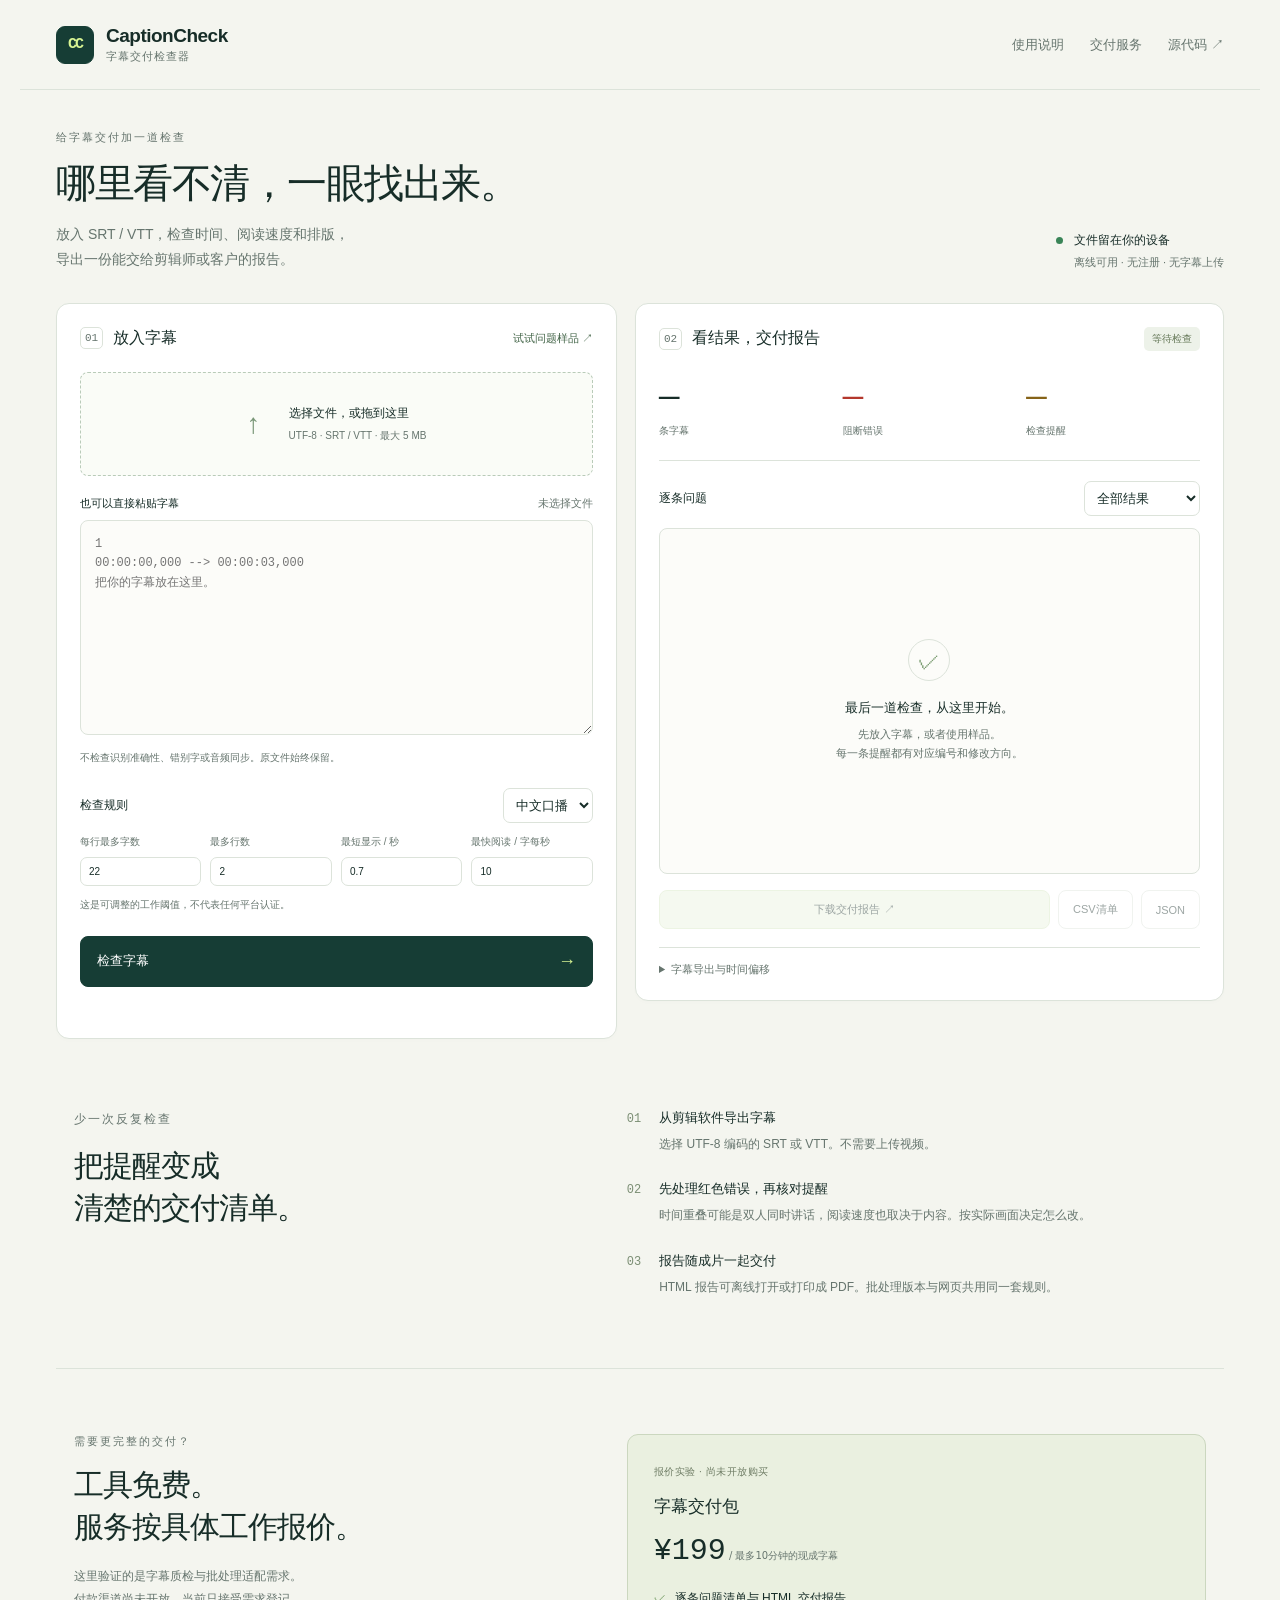
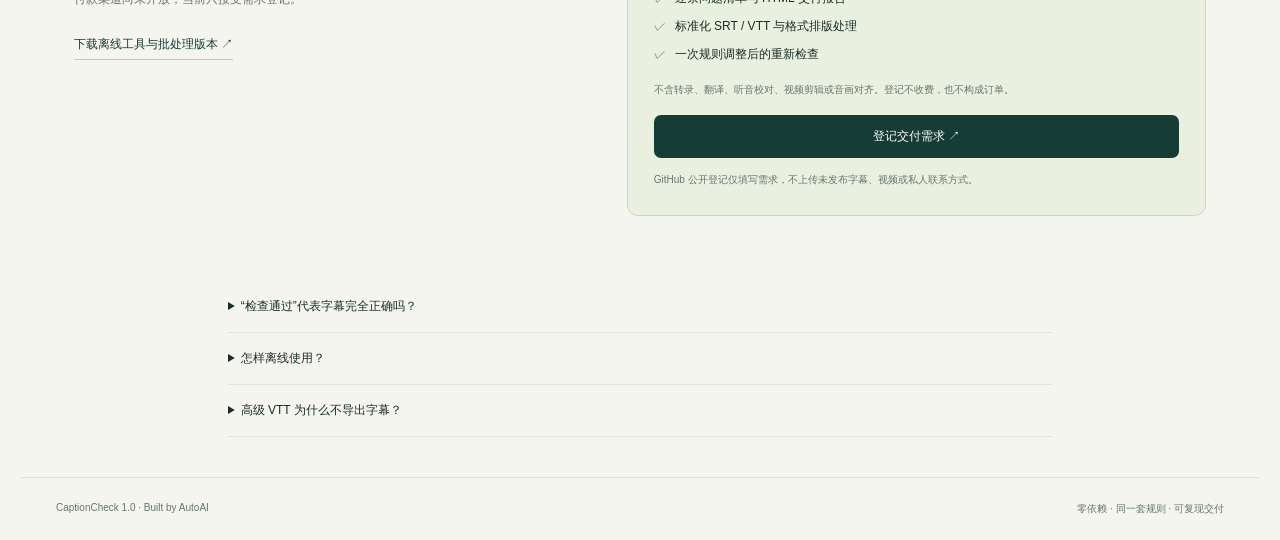
<file: index.html>
<!doctype html>
<html lang="zh-CN">
<head>
  <meta charset="utf-8">
  <meta name="viewport" content="width=device-width,initial-scale=1">
  <meta name="description" content="CaptionCheck：离线检查SRT/VTT字幕的时间重叠、闪字幕、阅读速度与行长，导出可交付的报告。字幕内容只在你的浏览器处理。">
  <meta name="theme-color" content="#163d35">
  <title>CaptionCheck · 字幕交付检查器</title>
  <link rel="stylesheet" href="styles.css">
</head>
<body>
  <header class="topbar">
    <a class="brand" href="#"><span class="brand-icon" aria-hidden="true">CC</span><span>CaptionCheck <small>字幕交付检查器</small></span></a>
    <nav aria-label="主导航"><a href="#how">使用说明</a><a href="#service">交付服务</a><a href="https://github.com/cloudyview/autoai-captioncheck" target="_blank" rel="noopener noreferrer">源代码 ↗</a></nav>
  </header>
  <main>
    <section class="intro">
      <div><p class="eyebrow">给字幕交付加一道检查</p><h1>哪里看不清，<br class="mobile-br">一眼找出来。</h1><p>放入 SRT / VTT，检查时间、阅读速度和排版，<br class="desktop-br">导出一份能交给剪辑师或客户的报告。</p></div>
      <div class="privacy"><span class="privacy-dot"></span><strong>文件留在你的设备</strong><span>离线可用 · 无注册 · 无字幕上传</span></div>
    </section>
    <section class="workspace" aria-label="字幕检查工作区">
      <div class="input-panel panel">
        <div class="panel-title"><h2><span class="step">01</span> 放入字幕</h2><button id="loadDemo" class="text-button" type="button">试试问题样品 ↗</button></div>
        <label class="dropzone" id="dropzone"><input type="file" id="file" accept=".srt,.vtt,text/plain,text/vtt"><span class="upload-icon" aria-hidden="true">↑</span><strong>选择文件，或拖到这里</strong><small>UTF-8 · SRT / VTT · 最大 5 MB</small></label>
        <div class="editor-label"><label for="input">也可以直接粘贴字幕</label><span id="filename">未选择文件</span></div>
        <textarea id="input" spellcheck="false" placeholder="1&#10;00:00:00,000 --> 00:00:03,000&#10;把你的字幕放在这里。" aria-describedby="inputNote"></textarea>
        <p id="inputNote" class="small-note">不检查识别准确性、错别字或音频同步。原文件始终保留。</p>
        <div class="rule-heading"><h3>检查规则</h3><select id="preset" aria-label="选择规则预设"><option value="chinese">中文口播</option><option value="english">英文字幕</option></select></div>
        <div class="rules">
          <label>每行最多字数<input id="maxChars" type="number" min="1" max="200" step="1" value="22"></label>
          <label>最多行数<input id="maxLines" type="number" min="1" max="10" step="1" value="2"></label>
          <label>最短显示 / 秒<input id="minDuration" type="number" min="0.1" max="20" step="0.1" value="0.7"></label>
          <label>最快阅读 / 字每秒<input id="maxCps" type="number" min="1" max="100" step="1" value="10"></label>
        </div>
        <p class="small-note">这是可调整的工作阈值，不代表任何平台认证。</p>
        <button id="analyze" type="button" class="primary-button">检查字幕 <span aria-hidden="true">→</span></button>
        <p id="message" class="message" role="status" aria-live="polite"></p>
      </div>
      <div class="report-panel panel">
        <div class="panel-title"><h2><span class="step">02</span> 看结果，交付报告</h2><span class="report-tag" id="reportTag">等待检查</span></div>
        <div class="metrics" aria-live="polite"><div><strong id="cueCount">—</strong><span>条字幕</span></div><div><strong id="errorCount">—</strong><span>阻断错误</span></div><div><strong id="warningCount">—</strong><span>检查提醒</span></div></div>
        <div class="results-title"><h3>逐条问题</h3><select id="filter" aria-label="筛选检查结果"><option value="all">全部结果</option><option value="error">只看阻断错误</option><option value="warning">只看提醒</option></select></div>
        <div id="results" class="results" aria-live="polite"><div class="empty-state"><span aria-hidden="true">✓</span><h3>最后一道检查，从这里开始。</h3><p>先放入字幕，或者使用样品。<br>每一条提醒都有对应编号和修改方向。</p></div></div>
        <div class="report-downloads"><button id="htmlReport" type="button" disabled>下载交付报告 ↗</button><button id="csvReport" type="button" disabled>CSV清单</button><button id="jsonReport" type="button" disabled>JSON</button></div>
        <details class="export-options"><summary>字幕导出与时间偏移</summary><div class="export-controls"><label>格式<select id="exportFormat"><option value="srt">SRT</option><option value="vtt">VTT</option></select></label><label>整体偏移 / 毫秒<input id="offset" type="number" value="0" step="1"></label><label class="check-label"><input type="checkbox" id="rewrap"> 按字数折行</label></div><p class="small-note">折行仅调整换行，不判断语义；带标签的字幕跳过折行。重叠和阅读速度仍需核对原片。负时间、阻断错误和高级 VTT 不导出。</p><button id="subtitleExport" type="button" disabled>下载标准化字幕</button></details>
      </div>
    </section>
    <section class="how" id="how"><div><p class="eyebrow">少一次反复检查</p><h2>把提醒变成<br>清楚的交付清单。</h2></div><ol><li><span>01</span><div><h3>从剪辑软件导出字幕</h3><p>选择 UTF-8 编码的 SRT 或 VTT。不需要上传视频。</p></div></li><li><span>02</span><div><h3>先处理红色错误，再核对提醒</h3><p>时间重叠可能是双人同时讲话，阅读速度也取决于内容。按实际画面决定怎么改。</p></div></li><li><span>03</span><div><h3>报告随成片一起交付</h3><p>HTML 报告可离线打开或打印成 PDF。批处理版本与网页共用同一套规则。</p></div></li></ol></section>
    <section class="service" id="service"><div><p class="eyebrow">需要更完整的交付？</p><h2>工具免费。<br>服务按具体工作报价。</h2><p>这里验证的是字幕质检与批处理适配需求。<br>付款渠道尚未开放，当前只接受需求登记。</p><a class="source-link" href="https://github.com/cloudyview/autoai-captioncheck/releases/latest" target="_blank" rel="noopener noreferrer">下载离线工具与批处理版本 ↗</a></div><div class="service-card"><span class="plan-label">报价实验 · 尚未开放购买</span><h3>字幕交付包</h3><div class="price">¥199<small> / 最多10分钟的现成字幕</small></div><ul><li>逐条问题清单与 HTML 交付报告</li><li>标准化 SRT / VTT 与格式排版处理</li><li>一次规则调整后的重新检查</li></ul><p class="small-note">不含转录、翻译、听音校对、视频剪辑或音画对齐。登记不收费，也不构成订单。</p><a class="request-button" href="https://github.com/cloudyview/autoai-captioncheck/issues/new?template=service-request.yml" target="_blank" rel="noopener noreferrer">登记交付需求 ↗</a><p class="small-note">GitHub 公开登记仅填写需求，不上传未发布字幕、视频或私人联系方式。</p></div></section>
    <section class="faq" aria-label="常见问题"><details><summary>“检查通过”代表字幕完全正确吗？</summary><p>只能说明没有触发你设置的结构和排版规则。它无法判断错字、翻译、说话人的意思，也无法核对字幕与音频是否一致。</p></details><details><summary>怎样离线使用？</summary><p>下载完整工具包并解压，用浏览器打开 index.html 即可。不要单独移动 HTML 文件，core.js、app.js 和 styles.css 需要保留在同一目录。</p></details><details><summary>高级 VTT 为什么不导出字幕？</summary><p>样式、区域、注释和定位设置需要完整保留。当前版本只提供检查和报告，避免在转换过程中悄悄丢失这些信息。</p></details></section>
  </main>
  <footer><span>CaptionCheck 1.0 · Built by AutoAI</span><span>零依赖 · 同一套规则 · 可复现交付</span></footer>
  <script src="core.js"></script><script src="app.js"></script>
</body>
</html>
</file>
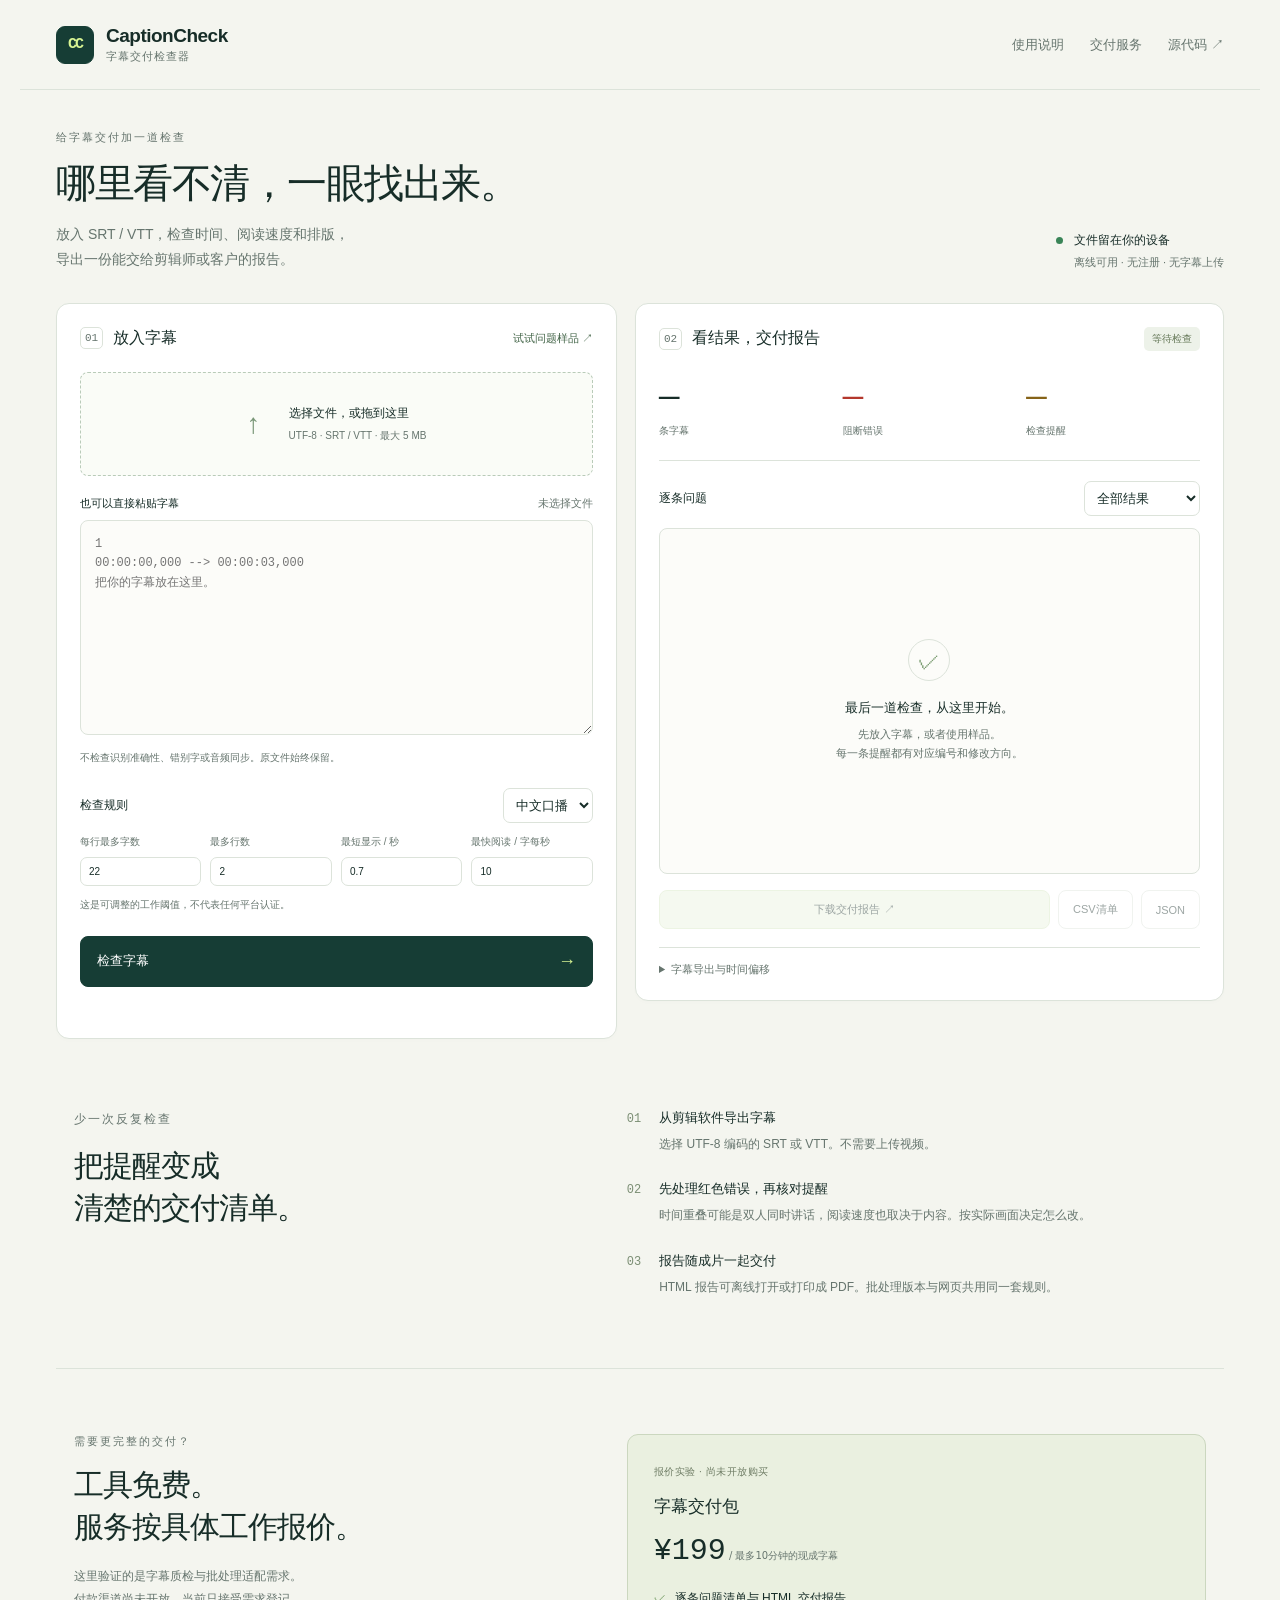
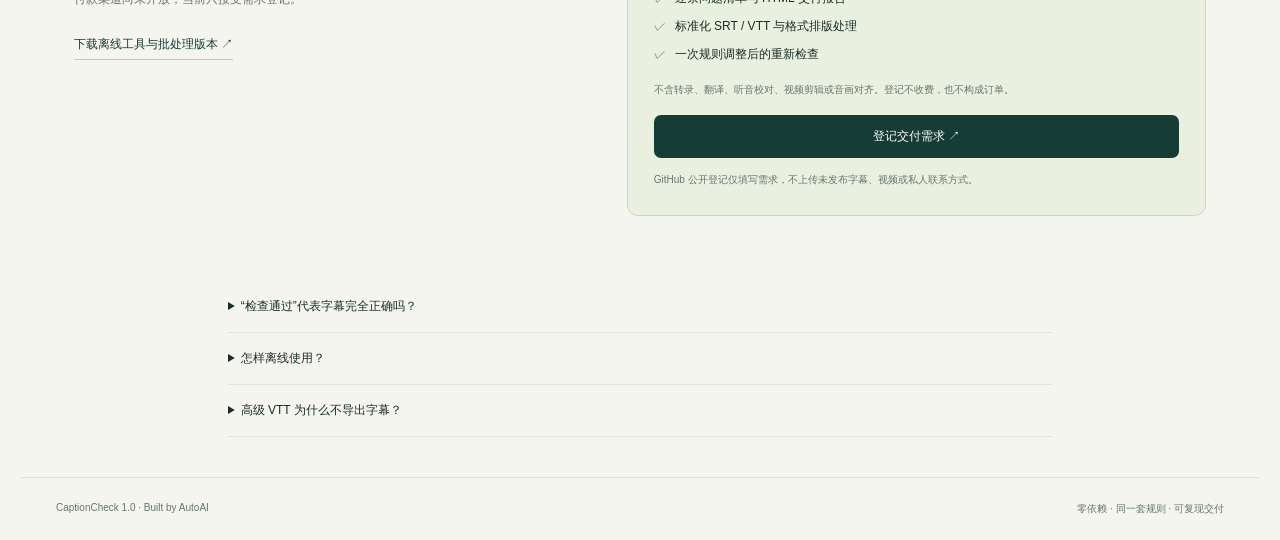
<file: standalone.html>
<!doctype html>
<html lang="zh-CN">
<head>
  <meta charset="utf-8">
  <meta name="viewport" content="width=device-width,initial-scale=1">
  <meta name="description" content="CaptionCheck：离线检查SRT/VTT字幕的时间重叠、闪字幕、阅读速度与行长，导出可交付的报告。字幕内容只在你的浏览器处理。">
  <meta name="theme-color" content="#163d35">
  <title>CaptionCheck · 字幕交付检查器</title>
  <style>:root{--ink:#172d28;--green:#163d35;--muted:#66756e;--paper:#f4f5ef;--line:#dce3da;--accent:#d9f594;--danger:#b4382d;--amber:#866318;font-family:-apple-system,BlinkMacSystemFont,"Segoe UI","PingFang SC","Microsoft YaHei",sans-serif;color:var(--ink);background:var(--paper);font-synthesis:none}
*{box-sizing:border-box}body{margin:0}a{color:inherit;text-decoration:none}button,input,select,textarea{font:inherit}button,select{cursor:pointer}button:disabled{cursor:not-allowed;opacity:.42}button,a,input,select,textarea,summary{outline-offset:4px}button:focus-visible,a:focus-visible,input:focus-visible,select:focus-visible,textarea:focus-visible,summary:focus-visible{outline:3px solid #4c9265}button{border:1px solid var(--line);border-radius:8px;background:white;color:var(--ink);padding:11px 14px}button:hover:not(:disabled){border-color:#6d8f7a}input,select{border:1px solid var(--line);background:white;border-radius:7px;padding:8px;color:var(--ink)}select{font-size:13px;max-width:170px}input[type=number]{width:100%}.topbar{max-width:1240px;margin:auto;padding:25px 36px;display:flex;align-items:center;justify-content:space-between;border-bottom:1px solid var(--line)}.brand{display:flex;gap:12px;align-items:center;font-weight:700;letter-spacing:-.5px;font-size:19px}.brand-icon{font:700 15px/36px ui-monospace,monospace;text-align:center;width:38px;height:38px;border:1px solid var(--green);border-radius:9px;letter-spacing:-2px;background:var(--green);color:var(--accent)}.brand small{font-size:11px;display:block;letter-spacing:1px;font-weight:400;margin-top:2px;color:var(--muted)}nav{display:flex;gap:26px;font-size:13px;color:var(--muted)}nav a:hover{color:var(--green)}main{max-width:1240px;margin:auto;padding:0 36px}.intro{padding:40px 0 30px;display:flex;justify-content:space-between;align-items:end;gap:24px}.eyebrow{font-size:11px;font-weight:600;letter-spacing:2px;text-transform:uppercase;color:var(--muted);margin:0 0 15px}h1{font-size:40px;line-height:1.18;font-weight:650;letter-spacing:-1.5px;margin:0 0 15px}h2,h3,p{margin:0}.intro p:not(.eyebrow){font-size:14px;color:var(--muted);line-height:1.8}.mobile-br{display:none}.privacy{display:grid;grid-template-columns:8px auto;gap:6px 10px;padding-bottom:3px;white-space:nowrap}.privacy-dot{width:7px;height:7px;background:#398457;border-radius:50%;align-self:center}.privacy strong{font-size:12px;font-weight:500}.privacy span:last-child{font-size:11px;color:var(--muted);grid-column:2}.workspace{display:grid;grid-template-columns:1fr 1.05fr;gap:18px;align-items:start}.panel{background:#fff;border:1px solid var(--line);border-radius:13px;padding:23px;box-shadow:0 2px 4px #152b2203}.panel-title{display:flex;align-items:center;justify-content:space-between;gap:10px;margin-bottom:22px}.panel-title h2{font-size:16px;font-weight:600;display:flex;align-items:center;gap:10px}.step{font:11px ui-monospace,monospace;color:var(--muted);border:1px solid var(--line);border-radius:5px;padding:4px}.text-button{font-size:11px;padding:4px 0;border:0;color:#426447}.dropzone{min-height:104px;position:relative;border:1px dashed #b9cbb9;border-radius:8px;background:#fafcf7;display:grid;grid-template-columns:30px auto;justify-content:center;align-content:center;gap:7px 12px;cursor:pointer}.dropzone:hover,.dropzone.dragging{border-color:var(--green);background:#f0f6e8}.dropzone input{position:absolute;inset:0;width:100%;height:100%;opacity:0;cursor:pointer}.upload-icon{grid-row:1/3;font-size:28px;align-self:center;color:#799778}.dropzone strong{font-size:12px;font-weight:500}.dropzone small{font-size:10px;color:var(--muted)}.editor-label{display:flex;justify-content:space-between;align-items:center;font-size:11px;margin:20px 0 9px;gap:10px}.editor-label span{color:var(--muted);max-width:50%;overflow:hidden;text-overflow:ellipsis;white-space:nowrap}textarea{width:100%;min-height:215px;max-height:560px;border:1px solid var(--line);background:#fcfcf9;border-radius:8px;resize:vertical;padding:14px;font:12px/1.65 ui-monospace,SFMono-Regular,Consolas,"PingFang SC",monospace;color:#3e5147}.small-note{font-size:10px;line-height:1.75;color:var(--muted);margin-top:10px}.rule-heading{margin:22px 0 12px;display:flex;justify-content:space-between;align-items:center}.rule-heading h3,.results-title h3{font-size:12px;font-weight:600}.rules{display:grid;grid-template-columns:repeat(4,1fr);gap:9px}.rules label{font-size:10px;color:var(--muted);display:grid;gap:8px}.primary-button{display:flex;justify-content:space-between;align-items:center;width:100%;background:var(--green);color:white;border-color:var(--green);margin-top:22px;font-size:13px;padding:14px 16px}.primary-button:hover:not(:disabled){background:#245547}.primary-button span{color:var(--accent);font-size:18px}.message{font-size:11px;line-height:1.6;margin-top:10px;min-height:18px;color:var(--muted)}.message.error{color:var(--danger)}.report-tag{font-size:10px;background:#edf2e9;color:#667959;padding:5px 8px;border-radius:5px;white-space:nowrap}.report-tag.error{color:var(--danger);background:#fbeeea}.report-tag.warning{color:var(--amber);background:#faf3e1}.metrics{display:grid;grid-template-columns:repeat(3,1fr);padding:4px 0 22px;border-bottom:1px solid var(--line);gap:10px}.metrics>div{display:grid;gap:7px}.metrics strong{font:500 34px/1.2 ui-monospace,monospace;letter-spacing:-2px}.metrics span{font-size:10px;color:var(--muted)}#errorCount{color:var(--danger)}#warningCount{color:var(--amber)}.results-title{display:flex;justify-content:space-between;align-items:center;margin:20px 0 12px}.results{height:346px;overflow:auto;border:1px solid var(--line);border-radius:8px;padding:8px;background:#fcfcf9}.empty-state{height:100%;display:flex;flex-direction:column;align-items:center;justify-content:center;text-align:center;color:var(--muted)}.empty-state>span{width:42px;height:42px;line-height:42px;font-size:22px;border:1px solid var(--line);border-radius:50%;margin-bottom:18px;color:#7a9c71}.empty-state h3{font-size:13px;color:var(--ink);font-weight:500;margin-bottom:8px}.empty-state p{font-size:11px;line-height:1.8}.issue{padding:12px;border-bottom:1px solid #e5e9e0}.issue:last-child{border-bottom:0}.issue-top{display:flex;align-items:center;gap:8px;font-size:11px;margin-bottom:6px}.severity{border-radius:3px;padding:2px 4px;font-size:9px;white-space:nowrap}.severity.error{background:#fbeeea;color:var(--danger)}.severity.warning{background:#faf3e1;color:var(--amber)}.severity.info{background:#edf2e9;color:#55724a}.cue-ref{font:10px ui-monospace,monospace;color:var(--muted);margin-left:auto}.issue p{font-size:10px;color:var(--muted);line-height:1.7}.cue-preview{margin-top:6px;font-size:11px;border-left:2px solid #dce8d4;padding-left:8px;white-space:pre-wrap;overflow-wrap:anywhere;color:#4b604f}.report-downloads{display:flex;gap:8px;margin-top:16px}.report-downloads button{font-size:11px;flex-shrink:0}.report-downloads button:first-child{flex:1;background:#e9f2dc;border-color:#d4e5be}.export-options{margin-top:18px;border-top:1px solid var(--line);padding-top:14px}.export-options summary{font-size:11px;color:var(--muted);cursor:pointer}.export-controls{display:flex;gap:12px;align-items:end;margin-top:15px}.export-controls label{display:grid;gap:6px;font-size:10px;color:var(--muted)}.export-controls input[type=number]{max-width:125px}.export-controls .check-label{display:flex;align-items:center;gap:5px;padding-bottom:9px}.export-options button{font-size:11px;margin-top:10px}.how{display:grid;grid-template-columns:1fr 1.2fr;gap:70px;padding:70px 18px;border-bottom:1px solid var(--line)}.how h2,.service h2{font-size:30px;line-height:1.4;font-weight:550;letter-spacing:-1px}.how ol{list-style:none;padding:0;margin:0;display:grid;gap:25px}.how li{display:flex;gap:18px}.how li>span{font:12px ui-monospace,monospace;color:#7b8e74;margin-top:3px}.how h3{font-size:13px;font-weight:550;margin-bottom:7px}.how p{font-size:12px;color:var(--muted);line-height:1.8}.service{padding:65px 18px;display:grid;grid-template-columns:1fr 1.2fr;gap:70px}.service>div>p:not(.eyebrow){font-size:12px;color:var(--muted);line-height:1.9;margin-top:17px}.source-link{display:inline-block;margin-top:25px;font-size:12px;color:var(--green);border-bottom:1px solid #bccbb1;padding-bottom:6px}.service-card{border:1px solid #cbd7bf;border-radius:11px;background:#eaf0e0;padding:26px}.plan-label{font-size:10px;color:#6f7d65;letter-spacing:.5px}.service-card h3{font-size:17px;font-weight:550;margin-top:16px}.price{font:30px/1.3 ui-monospace,monospace;margin:14px 0}.price small{font:10px system-ui;color:var(--muted)}.service-card ul{list-style:none;padding:0;font-size:12px;line-height:2.3}.service-card li:before{content:'✓';color:#598a48;margin-right:9px}.request-button{display:block;width:100%;text-align:center;background:var(--green);color:white;border-radius:7px;padding:13px;font-size:12px;margin-top:16px}.service-card .small-note{font-size:10px!important;margin-top:12px!important}.faq{padding:0 18px 40px;max-width:860px;margin:auto}.faq details{border-bottom:1px solid var(--line);padding:17px 0}.faq summary{font-size:12px;cursor:pointer}.faq p{font-size:12px;line-height:1.9;color:var(--muted);margin-top:12px}footer{padding:24px 36px;max-width:1240px;margin:auto;border-top:1px solid var(--line);font-size:10px;color:var(--muted);display:flex;justify-content:space-between;gap:20px}
@media(min-width:1500px){.intro{padding-top:55px}.results{height:385px}textarea{min-height:250px}}
@media(max-width:850px){main{padding:0 20px}.topbar{padding:20px}.intro{padding:30px 0;align-items:start;flex-direction:column;gap:20px}h1{font-size:34px}.workspace{grid-template-columns:1fr}.panel{padding:20px}.privacy{padding-bottom:0}.results{height:350px}.how,.service{gap:30px;padding:45px 0}.how h2,.service h2{font-size:24px}.service-card{padding:20px}}
@media(max-width:560px){nav{gap:16px}nav a:first-child{display:none}.brand{font-size:16px}.brand small{font-size:9px}.brand-icon{width:32px;height:32px;line-height:30px}.topbar{padding:16px 18px}.mobile-br{display:block}.desktop-br{display:none}h1{font-size:36px;line-height:1.3}.rules{grid-template-columns:repeat(2,1fr);gap:14px}.panel-title h2{font-size:14px}.panel{padding:17px}.how,.service{grid-template-columns:1fr;gap:26px;padding:42px 0}.how h2 br,.service h2 br{display:none}.metrics strong{font-size:30px}.report-downloads{gap:6px}.report-downloads button{padding:10px 8px;font-size:10px}.export-controls{flex-wrap:wrap}.faq{padding:0 0 30px}footer{padding:22px 20px;flex-direction:column;gap:9px}}
@media(prefers-reduced-motion:no-preference){button,a,.dropzone{transition:background .15s,border-color .15s,color .15s}}
</style>
</head>
<body>
  <header class="topbar">
    <a class="brand" href="#"><span class="brand-icon" aria-hidden="true">CC</span><span>CaptionCheck <small>字幕交付检查器</small></span></a>
    <nav aria-label="主导航"><a href="#how">使用说明</a><a href="#service">交付服务</a><a href="https://github.com/cloudyview/autoai-captioncheck" target="_blank" rel="noopener noreferrer">源代码 ↗</a></nav>
  </header>
  <main>
    <section class="intro">
      <div><p class="eyebrow">给字幕交付加一道检查</p><h1>哪里看不清，<br class="mobile-br">一眼找出来。</h1><p>放入 SRT / VTT，检查时间、阅读速度和排版，<br class="desktop-br">导出一份能交给剪辑师或客户的报告。</p></div>
      <div class="privacy"><span class="privacy-dot"></span><strong>文件留在你的设备</strong><span>离线可用 · 无注册 · 无字幕上传</span></div>
    </section>
    <section class="workspace" aria-label="字幕检查工作区">
      <div class="input-panel panel">
        <div class="panel-title"><h2><span class="step">01</span> 放入字幕</h2><button id="loadDemo" class="text-button" type="button">试试问题样品 ↗</button></div>
        <label class="dropzone" id="dropzone"><input type="file" id="file" accept=".srt,.vtt,text/plain,text/vtt"><span class="upload-icon" aria-hidden="true">↑</span><strong>选择文件，或拖到这里</strong><small>UTF-8 · SRT / VTT · 最大 5 MB</small></label>
        <div class="editor-label"><label for="input">也可以直接粘贴字幕</label><span id="filename">未选择文件</span></div>
        <textarea id="input" spellcheck="false" placeholder="1&#10;00:00:00,000 --> 00:00:03,000&#10;把你的字幕放在这里。" aria-describedby="inputNote"></textarea>
        <p id="inputNote" class="small-note">不检查识别准确性、错别字或音频同步。原文件始终保留。</p>
        <div class="rule-heading"><h3>检查规则</h3><select id="preset" aria-label="选择规则预设"><option value="chinese">中文口播</option><option value="english">英文字幕</option></select></div>
        <div class="rules">
          <label>每行最多字数<input id="maxChars" type="number" min="1" max="200" step="1" value="22"></label>
          <label>最多行数<input id="maxLines" type="number" min="1" max="10" step="1" value="2"></label>
          <label>最短显示 / 秒<input id="minDuration" type="number" min="0.1" max="20" step="0.1" value="0.7"></label>
          <label>最快阅读 / 字每秒<input id="maxCps" type="number" min="1" max="100" step="1" value="10"></label>
        </div>
        <p class="small-note">这是可调整的工作阈值，不代表任何平台认证。</p>
        <button id="analyze" type="button" class="primary-button">检查字幕 <span aria-hidden="true">→</span></button>
        <p id="message" class="message" role="status" aria-live="polite"></p>
      </div>
      <div class="report-panel panel">
        <div class="panel-title"><h2><span class="step">02</span> 看结果，交付报告</h2><span class="report-tag" id="reportTag">等待检查</span></div>
        <div class="metrics" aria-live="polite"><div><strong id="cueCount">—</strong><span>条字幕</span></div><div><strong id="errorCount">—</strong><span>阻断错误</span></div><div><strong id="warningCount">—</strong><span>检查提醒</span></div></div>
        <div class="results-title"><h3>逐条问题</h3><select id="filter" aria-label="筛选检查结果"><option value="all">全部结果</option><option value="error">只看阻断错误</option><option value="warning">只看提醒</option></select></div>
        <div id="results" class="results" aria-live="polite"><div class="empty-state"><span aria-hidden="true">✓</span><h3>最后一道检查，从这里开始。</h3><p>先放入字幕，或者使用样品。<br>每一条提醒都有对应编号和修改方向。</p></div></div>
        <div class="report-downloads"><button id="htmlReport" type="button" disabled>下载交付报告 ↗</button><button id="csvReport" type="button" disabled>CSV清单</button><button id="jsonReport" type="button" disabled>JSON</button></div>
        <details class="export-options"><summary>字幕导出与时间偏移</summary><div class="export-controls"><label>格式<select id="exportFormat"><option value="srt">SRT</option><option value="vtt">VTT</option></select></label><label>整体偏移 / 毫秒<input id="offset" type="number" value="0" step="1"></label><label class="check-label"><input type="checkbox" id="rewrap"> 按字数折行</label></div><p class="small-note">折行仅调整换行，不判断语义；带标签的字幕跳过折行。重叠和阅读速度仍需核对原片。负时间、阻断错误和高级 VTT 不导出。</p><button id="subtitleExport" type="button" disabled>下载标准化字幕</button></details>
      </div>
    </section>
    <section class="how" id="how"><div><p class="eyebrow">少一次反复检查</p><h2>把提醒变成<br>清楚的交付清单。</h2></div><ol><li><span>01</span><div><h3>从剪辑软件导出字幕</h3><p>选择 UTF-8 编码的 SRT 或 VTT。不需要上传视频。</p></div></li><li><span>02</span><div><h3>先处理红色错误，再核对提醒</h3><p>时间重叠可能是双人同时讲话，阅读速度也取决于内容。按实际画面决定怎么改。</p></div></li><li><span>03</span><div><h3>报告随成片一起交付</h3><p>HTML 报告可离线打开或打印成 PDF。批处理版本与网页共用同一套规则。</p></div></li></ol></section>
    <section class="service" id="service"><div><p class="eyebrow">需要更完整的交付？</p><h2>工具免费。<br>服务按具体工作报价。</h2><p>这里验证的是字幕质检与批处理适配需求。<br>付款渠道尚未开放，当前只接受需求登记。</p><a class="source-link" href="https://github.com/cloudyview/autoai-captioncheck/releases/latest" target="_blank" rel="noopener noreferrer">下载离线工具与批处理版本 ↗</a></div><div class="service-card"><span class="plan-label">报价实验 · 尚未开放购买</span><h3>字幕交付包</h3><div class="price">¥199<small> / 最多10分钟的现成字幕</small></div><ul><li>逐条问题清单与 HTML 交付报告</li><li>标准化 SRT / VTT 与格式排版处理</li><li>一次规则调整后的重新检查</li></ul><p class="small-note">不含转录、翻译、听音校对、视频剪辑或音画对齐。登记不收费，也不构成订单。</p><a class="request-button" href="https://github.com/cloudyview/autoai-captioncheck/issues/new?template=service-request.yml" target="_blank" rel="noopener noreferrer">登记交付需求 ↗</a><p class="small-note">GitHub 公开登记仅填写需求，不上传未发布字幕、视频或私人联系方式。</p></div></section>
    <section class="faq" aria-label="常见问题"><details><summary>“检查通过”代表字幕完全正确吗？</summary><p>只能说明没有触发你设置的结构和排版规则。它无法判断错字、翻译、说话人的意思，也无法核对字幕与音频是否一致。</p></details><details><summary>怎样离线使用？</summary><p>下载完整工具包并解压，用浏览器打开 index.html 即可。不要单独移动 HTML 文件，core.js、app.js 和 styles.css 需要保留在同一目录。</p></details><details><summary>高级 VTT 为什么不导出字幕？</summary><p>样式、区域、注释和定位设置需要完整保留。当前版本只提供检查和报告，避免在转换过程中悄悄丢失这些信息。</p></details></section>
  </main>
  <footer><span>CaptionCheck 1.0 · Built by AutoAI</span><span>零依赖 · 同一套规则 · 可复现交付</span></footer>
  <script>/* CaptionCheck 1.0 — original code, MIT license. No network or dependencies. */
(function (root, factory) {
  const api = factory();
  if (typeof module === 'object' && module.exports) module.exports = api;
  else root.CaptionCheck = api;
})(typeof globalThis !== 'undefined' ? globalThis : this, function () {
  'use strict';
  const VERSION = '1.0.0';
  const PRESETS = {
    chinese: { maxChars: 22, maxLines: 2, minDuration: 0.7, maxCps: 10 },
    english: { maxChars: 42, maxLines: 2, minDuration: 0.7, maxCps: 20 }
  };
  const LABELS = {
    EMPTY_FILE: '文件为空', INVALID_BLOCK: '无法解析的字幕块',
    INVALID_TIME: '无效时间码', BAD_DURATION: '结束时间不晚于开始',
    EMPTY_TEXT: '空字幕', SEQUENCE: '编号不连续', OUT_OF_ORDER: '时间顺序异常',
    OVERLAP: '时间重叠', SHORT_CUE: '显示过短', TOO_FAST: '阅读速度过快',
    LONG_LINE: '单行过长', MANY_LINES: '行数过多', MARKUP: '含格式标签',
    VTT_LAYOUT: 'VTT样式或布局', LARGE_FILE: '超出安全处理上限'
  };
  const segmenter = typeof Intl !== 'undefined' && Intl.Segmenter
    ? new Intl.Segmenter('zh', { granularity: 'grapheme' }) : null;
  const graphemes = text => segmenter ? Array.from(segmenter.segment(text), s => s.segment) : Array.from(text);
  const plain = text => text.replace(/<[^>]*>/g, '');
  const length = text => graphemes(plain(text).replace(/\s/g, '')).length;
  function issue(code, severity, cue, message, extra) {
    return Object.assign({ code, label: LABELS[code] || code, severity, cue, message }, extra || {});
  }
  function timeMs(value) {
    const m = /^(?:(\d{2,}):)?(\d{2}):(\d{2})[.,](\d{3})$/.exec(value);
    if (!m || Number(m[2]) > 59 || Number(m[3]) > 59) return null;
    const ms = (Number(m[1] || 0) * 3600 + Number(m[2]) * 60 + Number(m[3])) * 1000 + Number(m[4]);
    return Number.isSafeInteger(ms) ? ms : null;
  }
  function timestamp(ms, vtt) {
    const n = Math.round(ms);
    if (!Number.isSafeInteger(n) || n < 0) throw new Error('时间码必须是非负安全整数');
    const hours = Math.floor(n / 3600000);
    const minutes = Math.floor(n % 3600000 / 60000);
    const seconds = Math.floor(n % 60000 / 1000);
    return String(hours).padStart(2, '0') + ':' + String(minutes).padStart(2, '0') + ':' +
      String(seconds).padStart(2, '0') + (vtt ? '.' : ',') + String(n % 1000).padStart(3, '0');
  }
  function parse(input) {
    const result = { format: 'srt', cues: [], issues: [], advancedVtt: false, blockCount: 0 };
    if (typeof input !== 'string') throw new Error('输入必须是字幕文本');
    if (input.length > 5 * 1024 * 1024) {
      result.issues.push(issue('LARGE_FILE', 'error', null, '最大5MB，请拆分后处理。'));
      return result;
    }
    const text = input.replace(/^\uFEFF/, '').replace(/\r\n?/g, '\n').trim();
    if (!text) { result.issues.push(issue('EMPTY_FILE', 'error', null, '没有字幕内容。')); return result; }
    const blocks = text.split(/\n[\t ]*\n+/);
    if (blocks.length > 10001) {
      result.issues.push(issue('LARGE_FILE', 'error', null, '最多检查10000条字幕，请拆分后处理。'));
      return result;
    }
    const isVtt = /^WEBVTT(?:[\t ]|\n|$)/.test(blocks[0]);
    if (isVtt) {
      result.format = 'vtt';
      const header = blocks.shift().split('\n');
      if (header.length > 1) result.advancedVtt = true;
    }
    let blockNo = 0;
    for (const block of blocks) {
      if (isVtt && /^(NOTE|STYLE|REGION)(?:[\t ]|\n|$)/.test(block)) {
        result.advancedVtt = true; continue;
      }
      blockNo += 1;
      const lines = block.split('\n');
      let position = lines[0].includes('-->') ? 0 : 1;
      const id = position === 1 ? lines[0].trim() : '';
      const timing = lines[position];
      const match = timing && /^(\S+)[\t ]+-->[\t ]+(\S+)(.*)$/.exec(timing.trim());
      if (!match || (!isVtt && (!/^\d+$/.test(id) || position !== 1))) {
        result.issues.push(issue('INVALID_BLOCK', 'error', blockNo, '第' + blockNo + '块格式不完整；不会静默丢弃并导出。'));
        continue;
      }
      const start = timeMs(match[1]), end = timeMs(match[2]);
      const validSyntax = isVtt || (/^\d{2,}:\d{2}:\d{2},\d{3}$/.test(match[1]) && /^\d{2,}:\d{2}:\d{2},\d{3}$/.test(match[2]));
      if (start === null || end === null || !validSyntax) {
        result.issues.push(issue('INVALID_TIME', 'error', blockNo, '检查小时、分钟、秒和毫秒格式；SRT使用逗号。'));
        continue;
      }
      const settings = match[3].trim();
      if (settings) {
        if (isVtt) result.advancedVtt = true;
        else result.issues.push(issue('INVALID_BLOCK', 'error', blockNo, 'SRT时间行带有无法保留的附加字段。'));
      }
      const cue = { number: result.cues.length + 1, sourceBlock: blockNo, id, start, end, text: lines.slice(position + 1).join('\n'), settings };
      if (isVtt && /<(?!\/?(?:b|i|u)>)[^>]+>/i.test(cue.text)) result.advancedVtt = true;
      result.cues.push(cue);
      if (end <= start) result.issues.push(issue('BAD_DURATION', 'error', cue.number, '请核对原片；不会自动猜测正确时间。'));
      if (!isVtt && Number(id) !== cue.number) result.issues.push(issue('SEQUENCE', 'warning', cue.number, '源编号' + id + '，导出时将连续编号。'));
    }
    result.blockCount = blockNo;
    if (result.advancedVtt) result.issues.push(issue('VTT_LAYOUT', 'warning', null, '高级VTT可以检查和导出报告；字幕导出已关闭，避免丢失布局、注释或样式。'));
    if (!result.cues.length && !result.issues.some(x => x.severity === 'error')) result.issues.push(issue('EMPTY_FILE', 'error', null, '未找到可检查字幕。'));
    return result;
  }
  function options(config) {
    const out = Object.assign({}, PRESETS.chinese, config || {});
    for (const k of ['maxChars', 'maxLines', 'minDuration', 'maxCps']) {
      if (!Number.isFinite(out[k]) || out[k] <= 0) throw new Error('规则必须是正数：' + k);
    }
    if (!Number.isInteger(out.maxChars) || !Number.isInteger(out.maxLines)) throw new Error('每行字数和行数必须是整数');
    return out;
  }
  function analyze(input, config) {
    const rules = options(config), parsed = parse(input);
    const issues = parsed.issues.slice();
    let previousStart = -1, maxEnd = -1, maxEndCue = null;
    let characters = 0;
    for (const c of parsed.cues) {
      const duration = (c.end - c.start) / 1000;
      const chars = length(c.text);
      characters += chars;
      if (!plain(c.text).trim()) issues.push(issue('EMPTY_TEXT', 'warning', c.number, '请删除或补充内容；本工具保留原字幕。'));
      if (c.start < previousStart) issues.push(issue('OUT_OF_ORDER', 'error', c.number, '字幕开始时间早于前一条，需核对后再导出。'));
      previousStart = c.start;
      if (c.start < maxEnd) issues.push(issue('OVERLAP', 'warning', c.number, '与第' + maxEndCue + '条时间重叠' + ((maxEnd - c.start) / 1000).toFixed(3) + '秒，请核对是否有意同时显示。', { relatedCue: maxEndCue }));
      if (c.end > maxEnd) { maxEnd = c.end; maxEndCue = c.number; }
      if (duration > 0 && duration < rules.minDuration) issues.push(issue('SHORT_CUE', 'warning', c.number, '显示' + duration.toFixed(3) + '秒，低于' + rules.minDuration + '秒。'));
      if (duration > 0 && chars / duration > rules.maxCps) issues.push(issue('TOO_FAST', 'warning', c.number, (chars / duration).toFixed(1) + '字/秒，高于' + rules.maxCps + '字/秒。'));
      const lines = c.text.split('\n');
      const longest = Math.max(...lines.map(length));
      if (longest > rules.maxChars) issues.push(issue('LONG_LINE', 'warning', c.number, '最长一行' + longest + '字，阈值' + rules.maxChars + '字。'));
      if (lines.length > rules.maxLines) issues.push(issue('MANY_LINES', 'warning', c.number, lines.length + '行，阈值' + rules.maxLines + '行。'));
      if (/<[^>]*>/.test(c.text)) issues.push(issue('MARKUP', 'info', c.number, '格式标签会保留，自动折行跳过此条。'));
    }
    const priority = { error: 0, warning: 1, info: 2 };
    const categoryOrder = { OVERLAP: 0, SHORT_CUE: 1, TOO_FAST: 2, LONG_LINE: 3, MANY_LINES: 4, EMPTY_TEXT: 5, SEQUENCE: 6 };
    issues.sort((a, b) => priority[a.severity] - priority[b.severity] ||
      (categoryOrder[a.code] == null ? 10 : categoryOrder[a.code]) - (categoryOrder[b.code] == null ? 10 : categoryOrder[b.code]) ||
      (a.cue || 0) - (b.cue || 0));
    return {
      version: VERSION, format: parsed.format, cues: parsed.cues, issues, rules,
      advancedVtt: parsed.advancedVtt, canExport: !parsed.advancedVtt && !issues.some(x => x.severity === 'error'),
      summary: {
        cues: parsed.cues.length, blocks: parsed.blockCount, characters,
        durationSeconds: parsed.cues.length ? Math.max(...parsed.cues.map(x => x.end)) / 1000 : 0,
        errors: issues.filter(x => x.severity === 'error').length,
        warnings: issues.filter(x => x.severity === 'warning').length,
        affectedCues: new Set(issues.filter(x => x.cue !== null && x.severity !== 'info').map(x => x.cue)).size
      }
    };
  }
  function wrap(text, width) {
    if (!Number.isInteger(width) || width <= 0) throw new Error('折行宽度必须为正整数');
    if (/<[^>]*>/.test(text)) return text;
    const lines = [];
    for (const original of text.split('\n')) {
      if (length(original) <= width) { lines.push(original); continue; }
      // Greedy grapheme wrapping, preferring whitespace/punctuation near the limit.
      let rest = graphemes(original);
      while (rest.length) {
        if (length(rest.join('')) <= width) { lines.push(rest.join('')); break; }
        let visible = 0, cut = 0, preferred = 0;
        for (; cut < rest.length; cut++) {
          if (!/\s/.test(rest[cut])) visible++;
          if (visible > width) break;
          if ((/\s|[，。！？；、,.!?;]/.test(rest[cut])) && visible >= width * 0.55) preferred = cut + 1;
        }
        cut = preferred || Math.max(1, cut);
        lines.push(rest.slice(0, cut).join(''));
        rest = rest.slice(cut);
      }
    }
    return lines.join('\n');
  }
  function exportSubtitles(report, config) {
    if (!report.canExport) throw new Error('存在阻断错误或高级VTT；请先修正输入，报告仍可导出。');
    const cfg = Object.assign({ format: 'srt', offsetMs: 0, rewrap: false }, config || {});
    if (!['srt', 'vtt'].includes(cfg.format)) throw new Error('导出仅支持SRT或VTT');
    if (!Number.isSafeInteger(cfg.offsetMs)) throw new Error('偏移必须是整数毫秒');
    const vtt = cfg.format === 'vtt';
    const blocks = report.cues.map((c, i) => {
      const start = c.start + cfg.offsetMs, end = c.end + cfg.offsetMs;
      if (start < 0 || end < 0) throw new Error('偏移产生负时间；未导出，不裁切字幕。');
      const text = cfg.rewrap ? wrap(c.text, report.rules.maxChars) : c.text;
      const id = vtt ? c.id || String(i + 1) : String(i + 1);
      return id + '\n' + timestamp(start, vtt) + ' --> ' + timestamp(end, vtt) + '\n' + text;
    });
    return (vtt ? 'WEBVTT\n\n' : '') + blocks.join('\n\n') + '\n';
  }
  function csvCell(value) {
    let text = String(value == null ? '' : value);
    if (/^[\s]*[=+@-]/.test(text)) text = "'" + text;
    return '"' + text.replace(/"/g, '""') + '"';
  }
  function exportCsv(report) {
    return '\uFEFF' + [['级别', '字幕序号', '检查项', '说明'], ...report.issues.map(x => [x.severity, x.cue, x.label, x.message])]
      .map(row => row.map(csvCell).join(',')).join('\r\n') + '\r\n';
  }
  function escapeHtml(text) {
    return String(text).replace(/[&<>"']/g, x => ({ '&': '&amp;', '<': '&lt;', '>': '&gt;', '"': '&quot;', "'": '&#39;' })[x]);
  }
  function exportHtml(report, filename) {
    const h = escapeHtml;
    return '<!doctype html><html lang="zh-CN"><meta charset="utf-8"><meta name="viewport" content="width=device-width,initial-scale=1">' +
      '<title>字幕交付检查报告</title><style>body{font:16px/1.6 system-ui;max-width:960px;margin:40px auto;padding:24px;color:#1b292e}h1{font-size:28px}table{border-collapse:collapse;width:100%}td,th{padding:10px;text-align:left;border-bottom:1px solid #ddd;vertical-align:top}code,pre{white-space:pre-wrap}small{color:#52616a}@media print{body{margin:0}}</style>' +
      '<h1>字幕交付检查报告</h1><p>' + h(filename || '未命名字幕') + ' · CaptionCheck ' + VERSION + '</p><p>' +
      report.summary.cues + '条字幕 · ' + report.summary.errors + '项阻断错误 · ' + report.summary.warnings + '项提醒</p>' +
      '<p><small>规则：每行' + report.rules.maxChars + '字，最多' + report.rules.maxLines + '行；最短' + report.rules.minDuration + '秒；最大' + report.rules.maxCps + '字/秒。阈值是可调整的工作规则，不是平台认证。未核对音频、错别字、翻译或语义。</small></p>' +
      '<table><thead><tr><th>级别</th><th>字幕</th><th>问题</th><th>说明</th></tr></thead><tbody>' +
      report.issues.map(x => '<tr><td>' + h(x.severity) + '</td><td>' + h(x.cue == null ? '文件' : x.cue) + '</td><td>' + h(x.label) + '</td><td>' + h(x.message) + '</td></tr>').join('') +
      '</tbody></table><h2>原字幕内容</h2>' + report.cues.map(c => '<p><b>#' + c.number + ' ' + timestamp(c.start) + ' → ' + timestamp(c.end) + '</b></p><pre>' + h(c.text) + '</pre>').join('') + '</html>';
  }
  return { VERSION, PRESETS, LABELS, parse, analyze, options, timeMs, timestamp, length, wrap, exportSubtitles, exportCsv, exportHtml };
});
</script><script>(function () {
  'use strict';
  const cc = window.CaptionCheck;
  const $ = id => document.getElementById(id);
  let report = null, currentName = 'captioncheck', reportInput = '';
  const demo = '1\n00:00:00,000 --> 00:00:02,800\n字幕生成以后，还需要最后一道检查。\n\n3\n00:00:02,600 --> 00:00:02,950\n这一条闪得太快，而且还与上一条重叠。\n\n4\n00:00:03,000 --> 00:00:07,800\n如果一整句话挤在同一行，手机上的观众就很难一眼看完这段内容。\n\n5\n00:00:08,000 --> 00:00:12,000\n把问题逐条列出来\n才知道哪里需要改\n哪里值得回看原片\n\n6\n00:00:12,200 --> 00:00:15,200\n检查完成后，导出报告交付给客户。\n';
  function message(text, error) { $('message').textContent = text; $('message').classList.toggle('error', Boolean(error)); }
  function getRules() {
    return cc.options(Object.fromEntries(['maxChars', 'maxLines', 'minDuration', 'maxCps'].map(k => [k, Number($(k).value)])));
  }
  function invalidate() {
    report = null;
    for (const id of ['htmlReport', 'csvReport', 'jsonReport', 'subtitleExport']) $(id).disabled = true;
    for (const id of ['cueCount', 'errorCount', 'warningCount']) $(id).textContent = '—';
    $('reportTag').textContent = '内容已更新，待检查'; $('reportTag').className = 'report-tag';
    $('results').replaceChildren();
    const p = document.createElement('p'); p.className = 'small-note'; p.textContent = '请点击“检查字幕”，旧报告已作废。'; $('results').append(p);
  }
  function renderIssues() {
    if (!report) return;
    $('results').replaceChildren();
    const selected = report.issues.filter(x => $('filter').value === 'all' || x.severity === $('filter').value);
    if (!selected.length) {
      const box = document.createElement('div'); box.className = 'empty-state';
      const title = document.createElement('h3'); title.textContent = report.issues.length ? '当前筛选下没有问题。' : '未触发当前检查规则。';
      const p = document.createElement('p'); p.textContent = '仍需人工核对文字、语义和原片同步。'; box.append(title, p); $('results').append(box); return;
    }
    for (const item of selected) {
      const el = document.createElement('article'); el.className = 'issue';
      const top = document.createElement('div'); top.className = 'issue-top';
      const level = document.createElement('span'); level.className = 'severity ' + item.severity;
      level.textContent = { error: '阻断', warning: '提醒', info: '说明' }[item.severity];
      const label = document.createElement('strong'); label.textContent = item.label;
      const cue = document.createElement('span'); cue.className = 'cue-ref'; cue.textContent = item.cue == null ? '文件' : '#' + item.cue;
      top.append(level, label, cue);
      const detail = document.createElement('p'); detail.textContent = item.message; el.append(top, detail);
      const c = report.cues.find(c => c.number === item.cue);
      if (c) { const preview = document.createElement('div'); preview.className = 'cue-preview'; preview.textContent = c.text; el.append(preview); }
      $('results').append(el);
    }
  }
  function analyze() {
    try {
      reportInput = $('input').value; report = cc.analyze(reportInput, getRules());
      $('cueCount').textContent = report.summary.cues;
      $('errorCount').textContent = report.summary.errors;
      $('warningCount').textContent = report.summary.warnings;
      const tag = $('reportTag'); tag.className = 'report-tag';
      if (report.summary.errors) { tag.textContent = '先修正阻断错误'; tag.classList.add('error'); }
      else if (report.summary.warnings) { tag.textContent = '有提醒需要核对'; tag.classList.add('warning'); }
      else tag.textContent = '未触发当前规则';
      for (const id of ['htmlReport', 'csvReport', 'jsonReport']) $(id).disabled = false;
      $('subtitleExport').disabled = !report.canExport; renderIssues();
      message(report.canExport ? '报告已生成。字幕导出保留原文字和时间；折行与时间偏移需要你选择。' : '报告已生成。字幕导出已关闭，请先修正阻断错误或改用普通字幕文件。');
    } catch (err) { invalidate(); message(err.message, true); }
  }
  async function loadFile(file) {
    if (!file) return;
    invalidate();
    if (!/\.(srt|vtt)$/i.test(file.name)) { message('请选择 .srt 或 .vtt 文件。', true); return; }
    if (file.size > 5 * 1024 * 1024) { message('文件超过5MB，请拆分后检查。', true); return; }
    try {
      const bytes = await file.arrayBuffer();
      const text = new TextDecoder('utf-8', { fatal: true }).decode(bytes);
      currentName = file.name.replace(/\.(srt|vtt)$/i, ''); $('filename').textContent = file.name;
      $('input').value = text; analyze();
    } catch (err) { message('无法读取UTF-8字幕，请先在原软件转存为UTF-8。', true); }
  }
  function download(content, extension, type) {
    if (!report || reportInput !== $('input').value) { invalidate(); message('字幕已改变，请重新检查。', true); return; }
    const blob = new Blob([content], { type: type || 'text/plain;charset=utf-8' });
    const url = URL.createObjectURL(blob), a = document.createElement('a');
    a.href = url; a.download = currentName.replace(/[^\p{L}\p{N}._-]/gu, '_').slice(0, 100) + extension;
    document.body.append(a); a.click(); a.remove(); setTimeout(() => URL.revokeObjectURL(url), 1000);
  }
  $('analyze').addEventListener('click', analyze);
  $('loadDemo').addEventListener('click', () => { $('input').value = demo; currentName = '问题样品'; $('filename').textContent = '自创问题样品.srt'; analyze(); });
  $('file').addEventListener('change', e => loadFile(e.target.files[0]));
  $('input').addEventListener('input', invalidate);
  for (const id of ['maxChars', 'maxLines', 'minDuration', 'maxCps']) $(id).addEventListener('input', invalidate);
  $('preset').addEventListener('change', () => { for (const [key, val] of Object.entries(cc.PRESETS[$('preset').value])) $(key).value = val; invalidate(); });
  $('filter').addEventListener('change', renderIssues);
  const zone = $('dropzone');
  zone.addEventListener('dragover', e => { e.preventDefault(); zone.classList.add('dragging'); });
  zone.addEventListener('dragleave', () => zone.classList.remove('dragging'));
  zone.addEventListener('drop', e => { e.preventDefault(); zone.classList.remove('dragging'); loadFile(e.dataTransfer.files[0]); });
  $('htmlReport').addEventListener('click', () => download(cc.exportHtml(report, currentName), '.report.html', 'text/html;charset=utf-8'));
  $('csvReport').addEventListener('click', () => download(cc.exportCsv(report), '.report.csv', 'text/csv;charset=utf-8'));
  $('jsonReport').addEventListener('click', () => download(JSON.stringify(report, null, 2), '.report.json', 'application/json'));
  $('subtitleExport').addEventListener('click', () => {
    try {
      const format = $('exportFormat').value;
      const text = cc.exportSubtitles(report, { format, offsetMs: Number($('offset').value), rewrap: $('rewrap').checked });
      download(text, '.normalized.' + format);
      message('已导出。请在原剪辑软件检查；结构检查不能替代原片核对。');
    } catch (err) { message(err.message, true); }
  });
})();
</script>
</body>
</html>
</file>
<file: styles.css>
:root{--ink:#172d28;--green:#163d35;--muted:#66756e;--paper:#f4f5ef;--line:#dce3da;--accent:#d9f594;--danger:#b4382d;--amber:#866318;font-family:-apple-system,BlinkMacSystemFont,"Segoe UI","PingFang SC","Microsoft YaHei",sans-serif;color:var(--ink);background:var(--paper);font-synthesis:none}
*{box-sizing:border-box}body{margin:0}a{color:inherit;text-decoration:none}button,input,select,textarea{font:inherit}button,select{cursor:pointer}button:disabled{cursor:not-allowed;opacity:.42}button,a,input,select,textarea,summary{outline-offset:4px}button:focus-visible,a:focus-visible,input:focus-visible,select:focus-visible,textarea:focus-visible,summary:focus-visible{outline:3px solid #4c9265}button{border:1px solid var(--line);border-radius:8px;background:white;color:var(--ink);padding:11px 14px}button:hover:not(:disabled){border-color:#6d8f7a}input,select{border:1px solid var(--line);background:white;border-radius:7px;padding:8px;color:var(--ink)}select{font-size:13px;max-width:170px}input[type=number]{width:100%}.topbar{max-width:1240px;margin:auto;padding:25px 36px;display:flex;align-items:center;justify-content:space-between;border-bottom:1px solid var(--line)}.brand{display:flex;gap:12px;align-items:center;font-weight:700;letter-spacing:-.5px;font-size:19px}.brand-icon{font:700 15px/36px ui-monospace,monospace;text-align:center;width:38px;height:38px;border:1px solid var(--green);border-radius:9px;letter-spacing:-2px;background:var(--green);color:var(--accent)}.brand small{font-size:11px;display:block;letter-spacing:1px;font-weight:400;margin-top:2px;color:var(--muted)}nav{display:flex;gap:26px;font-size:13px;color:var(--muted)}nav a:hover{color:var(--green)}main{max-width:1240px;margin:auto;padding:0 36px}.intro{padding:40px 0 30px;display:flex;justify-content:space-between;align-items:end;gap:24px}.eyebrow{font-size:11px;font-weight:600;letter-spacing:2px;text-transform:uppercase;color:var(--muted);margin:0 0 15px}h1{font-size:40px;line-height:1.18;font-weight:650;letter-spacing:-1.5px;margin:0 0 15px}h2,h3,p{margin:0}.intro p:not(.eyebrow){font-size:14px;color:var(--muted);line-height:1.8}.mobile-br{display:none}.privacy{display:grid;grid-template-columns:8px auto;gap:6px 10px;padding-bottom:3px;white-space:nowrap}.privacy-dot{width:7px;height:7px;background:#398457;border-radius:50%;align-self:center}.privacy strong{font-size:12px;font-weight:500}.privacy span:last-child{font-size:11px;color:var(--muted);grid-column:2}.workspace{display:grid;grid-template-columns:1fr 1.05fr;gap:18px;align-items:start}.panel{background:#fff;border:1px solid var(--line);border-radius:13px;padding:23px;box-shadow:0 2px 4px #152b2203}.panel-title{display:flex;align-items:center;justify-content:space-between;gap:10px;margin-bottom:22px}.panel-title h2{font-size:16px;font-weight:600;display:flex;align-items:center;gap:10px}.step{font:11px ui-monospace,monospace;color:var(--muted);border:1px solid var(--line);border-radius:5px;padding:4px}.text-button{font-size:11px;padding:4px 0;border:0;color:#426447}.dropzone{min-height:104px;position:relative;border:1px dashed #b9cbb9;border-radius:8px;background:#fafcf7;display:grid;grid-template-columns:30px auto;justify-content:center;align-content:center;gap:7px 12px;cursor:pointer}.dropzone:hover,.dropzone.dragging{border-color:var(--green);background:#f0f6e8}.dropzone input{position:absolute;inset:0;width:100%;height:100%;opacity:0;cursor:pointer}.upload-icon{grid-row:1/3;font-size:28px;align-self:center;color:#799778}.dropzone strong{font-size:12px;font-weight:500}.dropzone small{font-size:10px;color:var(--muted)}.editor-label{display:flex;justify-content:space-between;align-items:center;font-size:11px;margin:20px 0 9px;gap:10px}.editor-label span{color:var(--muted);max-width:50%;overflow:hidden;text-overflow:ellipsis;white-space:nowrap}textarea{width:100%;min-height:215px;max-height:560px;border:1px solid var(--line);background:#fcfcf9;border-radius:8px;resize:vertical;padding:14px;font:12px/1.65 ui-monospace,SFMono-Regular,Consolas,"PingFang SC",monospace;color:#3e5147}.small-note{font-size:10px;line-height:1.75;color:var(--muted);margin-top:10px}.rule-heading{margin:22px 0 12px;display:flex;justify-content:space-between;align-items:center}.rule-heading h3,.results-title h3{font-size:12px;font-weight:600}.rules{display:grid;grid-template-columns:repeat(4,1fr);gap:9px}.rules label{font-size:10px;color:var(--muted);display:grid;gap:8px}.primary-button{display:flex;justify-content:space-between;align-items:center;width:100%;background:var(--green);color:white;border-color:var(--green);margin-top:22px;font-size:13px;padding:14px 16px}.primary-button:hover:not(:disabled){background:#245547}.primary-button span{color:var(--accent);font-size:18px}.message{font-size:11px;line-height:1.6;margin-top:10px;min-height:18px;color:var(--muted)}.message.error{color:var(--danger)}.report-tag{font-size:10px;background:#edf2e9;color:#667959;padding:5px 8px;border-radius:5px;white-space:nowrap}.report-tag.error{color:var(--danger);background:#fbeeea}.report-tag.warning{color:var(--amber);background:#faf3e1}.metrics{display:grid;grid-template-columns:repeat(3,1fr);padding:4px 0 22px;border-bottom:1px solid var(--line);gap:10px}.metrics>div{display:grid;gap:7px}.metrics strong{font:500 34px/1.2 ui-monospace,monospace;letter-spacing:-2px}.metrics span{font-size:10px;color:var(--muted)}#errorCount{color:var(--danger)}#warningCount{color:var(--amber)}.results-title{display:flex;justify-content:space-between;align-items:center;margin:20px 0 12px}.results{height:346px;overflow:auto;border:1px solid var(--line);border-radius:8px;padding:8px;background:#fcfcf9}.empty-state{height:100%;display:flex;flex-direction:column;align-items:center;justify-content:center;text-align:center;color:var(--muted)}.empty-state>span{width:42px;height:42px;line-height:42px;font-size:22px;border:1px solid var(--line);border-radius:50%;margin-bottom:18px;color:#7a9c71}.empty-state h3{font-size:13px;color:var(--ink);font-weight:500;margin-bottom:8px}.empty-state p{font-size:11px;line-height:1.8}.issue{padding:12px;border-bottom:1px solid #e5e9e0}.issue:last-child{border-bottom:0}.issue-top{display:flex;align-items:center;gap:8px;font-size:11px;margin-bottom:6px}.severity{border-radius:3px;padding:2px 4px;font-size:9px;white-space:nowrap}.severity.error{background:#fbeeea;color:var(--danger)}.severity.warning{background:#faf3e1;color:var(--amber)}.severity.info{background:#edf2e9;color:#55724a}.cue-ref{font:10px ui-monospace,monospace;color:var(--muted);margin-left:auto}.issue p{font-size:10px;color:var(--muted);line-height:1.7}.cue-preview{margin-top:6px;font-size:11px;border-left:2px solid #dce8d4;padding-left:8px;white-space:pre-wrap;overflow-wrap:anywhere;color:#4b604f}.report-downloads{display:flex;gap:8px;margin-top:16px}.report-downloads button{font-size:11px;flex-shrink:0}.report-downloads button:first-child{flex:1;background:#e9f2dc;border-color:#d4e5be}.export-options{margin-top:18px;border-top:1px solid var(--line);padding-top:14px}.export-options summary{font-size:11px;color:var(--muted);cursor:pointer}.export-controls{display:flex;gap:12px;align-items:end;margin-top:15px}.export-controls label{display:grid;gap:6px;font-size:10px;color:var(--muted)}.export-controls input[type=number]{max-width:125px}.export-controls .check-label{display:flex;align-items:center;gap:5px;padding-bottom:9px}.export-options button{font-size:11px;margin-top:10px}.how{display:grid;grid-template-columns:1fr 1.2fr;gap:70px;padding:70px 18px;border-bottom:1px solid var(--line)}.how h2,.service h2{font-size:30px;line-height:1.4;font-weight:550;letter-spacing:-1px}.how ol{list-style:none;padding:0;margin:0;display:grid;gap:25px}.how li{display:flex;gap:18px}.how li>span{font:12px ui-monospace,monospace;color:#7b8e74;margin-top:3px}.how h3{font-size:13px;font-weight:550;margin-bottom:7px}.how p{font-size:12px;color:var(--muted);line-height:1.8}.service{padding:65px 18px;display:grid;grid-template-columns:1fr 1.2fr;gap:70px}.service>div>p:not(.eyebrow){font-size:12px;color:var(--muted);line-height:1.9;margin-top:17px}.source-link{display:inline-block;margin-top:25px;font-size:12px;color:var(--green);border-bottom:1px solid #bccbb1;padding-bottom:6px}.service-card{border:1px solid #cbd7bf;border-radius:11px;background:#eaf0e0;padding:26px}.plan-label{font-size:10px;color:#6f7d65;letter-spacing:.5px}.service-card h3{font-size:17px;font-weight:550;margin-top:16px}.price{font:30px/1.3 ui-monospace,monospace;margin:14px 0}.price small{font:10px system-ui;color:var(--muted)}.service-card ul{list-style:none;padding:0;font-size:12px;line-height:2.3}.service-card li:before{content:'✓';color:#598a48;margin-right:9px}.request-button{display:block;width:100%;text-align:center;background:var(--green);color:white;border-radius:7px;padding:13px;font-size:12px;margin-top:16px}.service-card .small-note{font-size:10px!important;margin-top:12px!important}.faq{padding:0 18px 40px;max-width:860px;margin:auto}.faq details{border-bottom:1px solid var(--line);padding:17px 0}.faq summary{font-size:12px;cursor:pointer}.faq p{font-size:12px;line-height:1.9;color:var(--muted);margin-top:12px}footer{padding:24px 36px;max-width:1240px;margin:auto;border-top:1px solid var(--line);font-size:10px;color:var(--muted);display:flex;justify-content:space-between;gap:20px}
@media(min-width:1500px){.intro{padding-top:55px}.results{height:385px}textarea{min-height:250px}}
@media(max-width:850px){main{padding:0 20px}.topbar{padding:20px}.intro{padding:30px 0;align-items:start;flex-direction:column;gap:20px}h1{font-size:34px}.workspace{grid-template-columns:1fr}.panel{padding:20px}.privacy{padding-bottom:0}.results{height:350px}.how,.service{gap:30px;padding:45px 0}.how h2,.service h2{font-size:24px}.service-card{padding:20px}}
@media(max-width:560px){nav{gap:16px}nav a:first-child{display:none}.brand{font-size:16px}.brand small{font-size:9px}.brand-icon{width:32px;height:32px;line-height:30px}.topbar{padding:16px 18px}.mobile-br{display:block}.desktop-br{display:none}h1{font-size:36px;line-height:1.3}.rules{grid-template-columns:repeat(2,1fr);gap:14px}.panel-title h2{font-size:14px}.panel{padding:17px}.how,.service{grid-template-columns:1fr;gap:26px;padding:42px 0}.how h2 br,.service h2 br{display:none}.metrics strong{font-size:30px}.report-downloads{gap:6px}.report-downloads button{padding:10px 8px;font-size:10px}.export-controls{flex-wrap:wrap}.faq{padding:0 0 30px}footer{padding:22px 20px;flex-direction:column;gap:9px}}
@media(prefers-reduced-motion:no-preference){button,a,.dropzone{transition:background .15s,border-color .15s,color .15s}}
</file>
